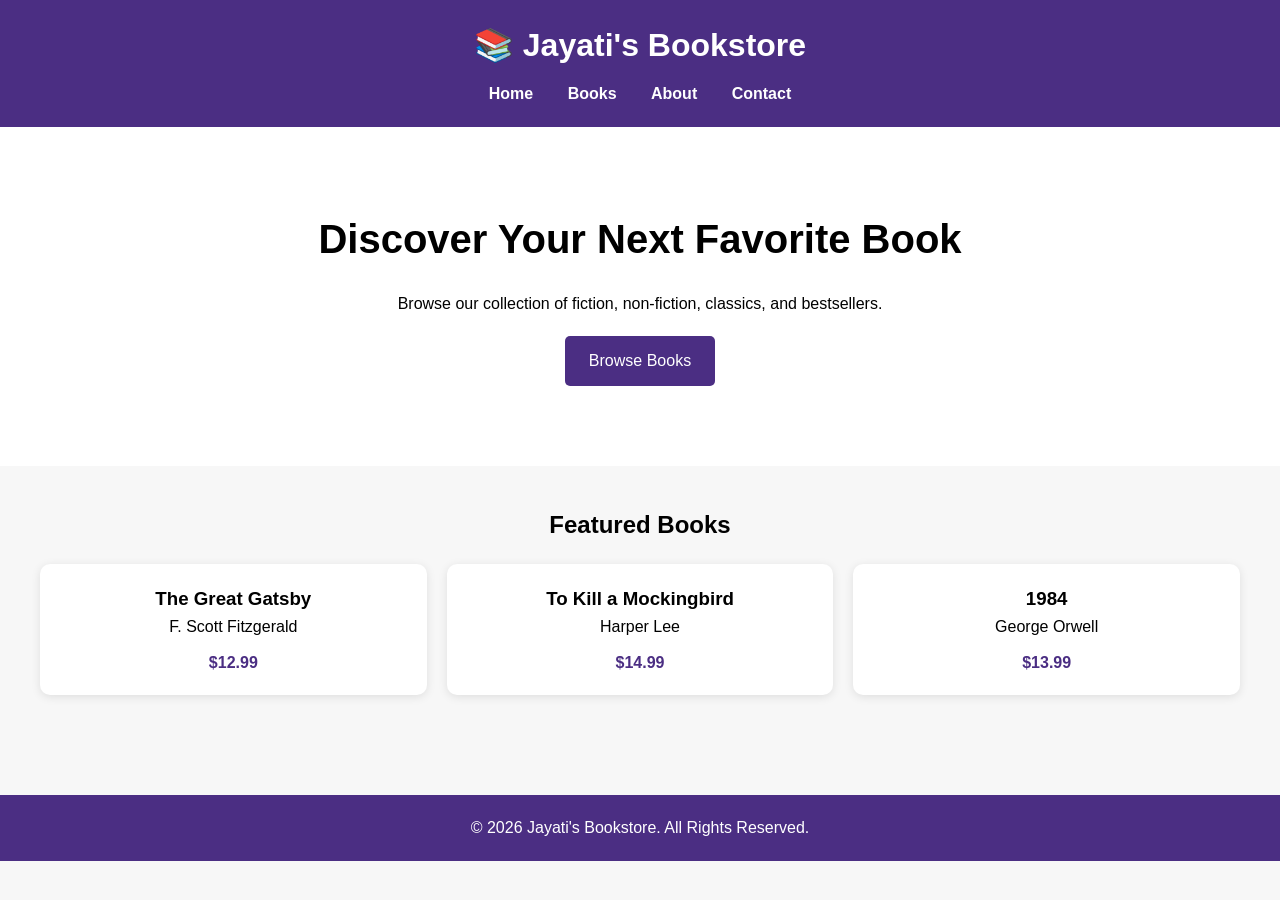
<file: index.html>
<!DOCTYPE html>
<html lang="en">
<head>
    <!-- Google tag (gtag.js) -->
    <script async src="https://www.googletagmanager.com/gtag/js?id=G-XY8CDKP42L"></script>
    <script>
    window.dataLayer = window.dataLayer || [];
    function gtag(){dataLayer.push(arguments);}
    gtag('js', new Date());

    gtag('config', 'G-XY8CDKP42L');
    </script>

    <meta charset="UTF-8">
    <meta name="viewport" content="width=device-width, initial-scale=1.0">
    <title>Jayati's Bookstore</title>
    <link rel="icon" href="favicon.ico" type="image/x-icon">
    <link rel="stylesheet" href="style.css">
</head>
<body>

<header>
    <h1>📚 Jayati's Bookstore</h1>
    <nav>
        <a href="index.html">Home</a>
        <a href="books.html">Books</a>
        <a href="about.html">About</a>
        <a href="contact.html">Contact</a>
    </nav>
</header>

<section class="hero">
    <h2>Discover Your Next Favorite Book</h2>
    <p>Browse our collection of fiction, non-fiction, classics, and bestsellers.</p>
    <a href="books.html" class="btn">Browse Books</a>
</section>

<section class="featured">
    <h2>Featured Books</h2>

    <div class="book-grid">
        <div class="book-card">
            <h3>The Great Gatsby</h3>
            <p>F. Scott Fitzgerald</p>
            <span>$12.99</span>
        </div>

        <div class="book-card">
            <h3>To Kill a Mockingbird</h3>
            <p>Harper Lee</p>
            <span>$14.99</span>
        </div>

        <div class="book-card">
            <h3>1984</h3>
            <p>George Orwell</p>
            <span>$13.99</span>
        </div>
    </div>
</section>

<footer>
    <p>&copy; 2026 Jayati's Bookstore. All Rights Reserved.</p>
</footer>

<script src="script.js"></script>
</body>
</html>
</file>
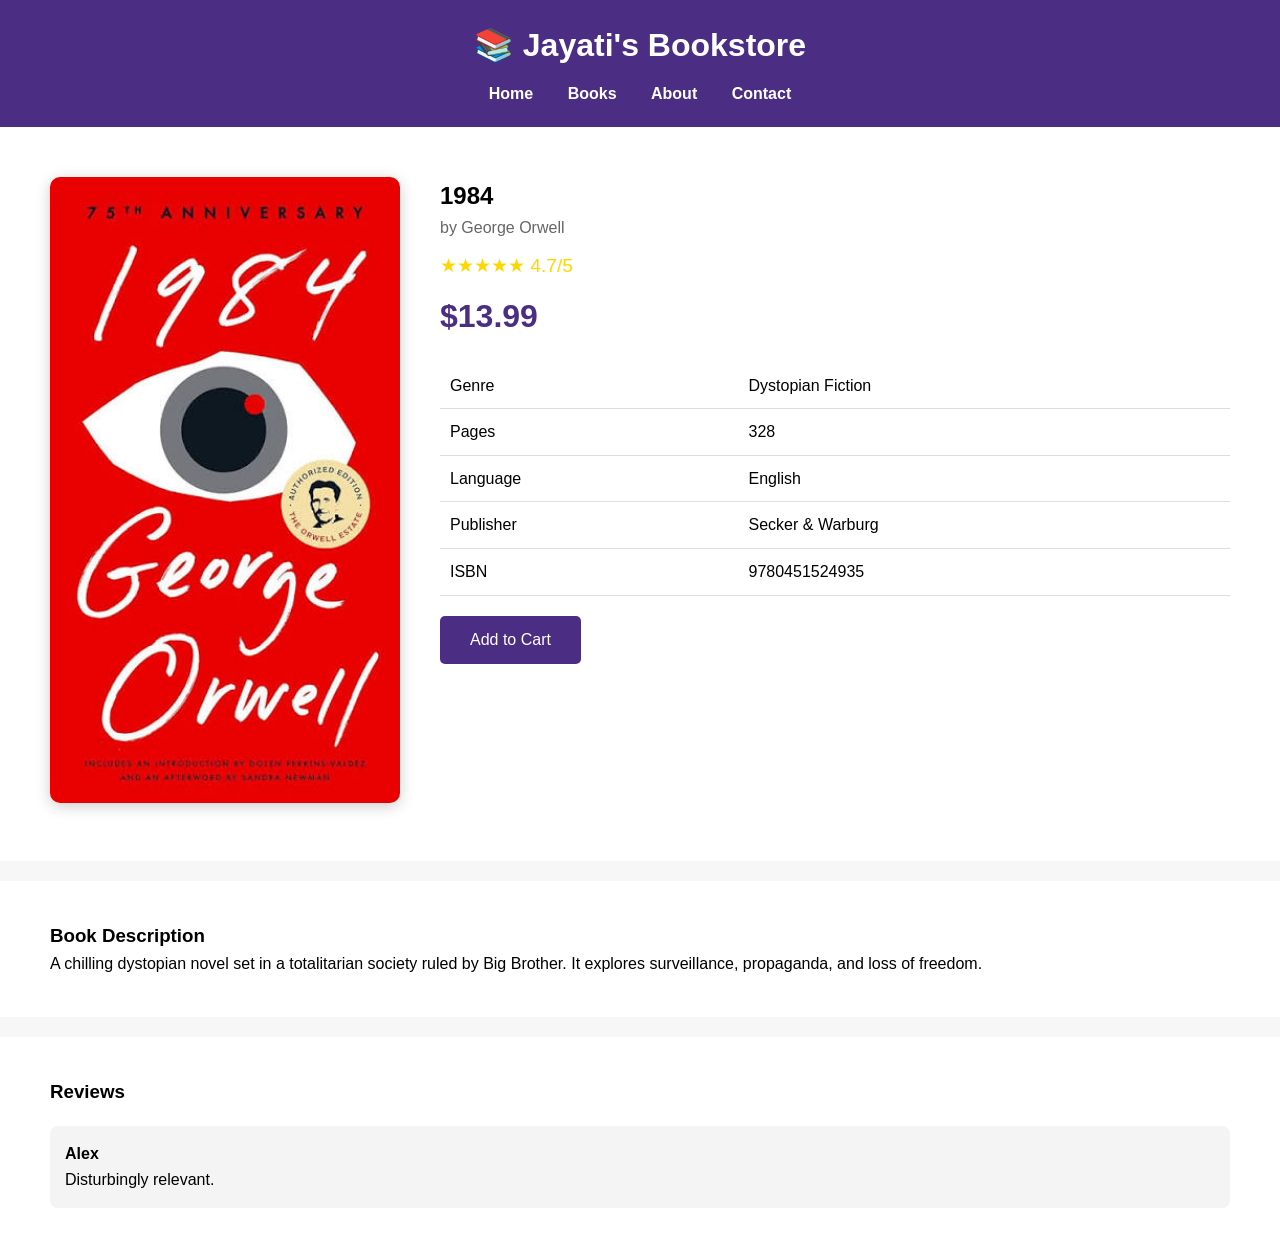
<file: 1984.html>
<!DOCTYPE html>
<html lang="en">
<head>
    <!-- Google tag (gtag.js) -->
    <script async src="https://www.googletagmanager.com/gtag/js?id=G-XY8CDKP42L"></script>
    <script>
    window.dataLayer = window.dataLayer || [];
    function gtag(){dataLayer.push(arguments);}
    gtag('js', new Date());

    gtag('config', 'G-XY8CDKP42L');
    </script>

    <meta charset="UTF-8">
    <meta name="viewport" content="width=device-width, initial-scale=1.0">
    <title>1984 | Jayati's Bookstore</title>
    <link rel="stylesheet" href="style.css">
</head>
<body>

<header>
    <h1>📚 Jayati's Bookstore</h1>
    <nav>
        <a href="index.html">Home</a>
        <a href="books.html">Books</a>
        <a href="about.html">About</a>
        <a href="contact.html">Contact</a>
    </nav>
</header>

<main class="book-detail">

    <div class="book-cover">
        <img src="images/1984.jpg" alt="1984">
    </div>

    <div class="book-info">
        <h2>1984</h2>
        <p class="author">by George Orwell</p>

        <div class="rating">★★★★★ 4.7/5</div>
        <p class="price">$13.99</p>

        <table class="book-meta">
            <tr><td>Genre</td><td>Dystopian Fiction</td></tr>
            <tr><td>Pages</td><td>328</td></tr>
            <tr><td>Language</td><td>English</td></tr>
            <tr><td>Publisher</td><td>Secker & Warburg</td></tr>
            <tr><td>ISBN</td><td>9780451524935</td></tr>
        </table>

        <button class="buy-btn">Add to Cart</button>
    </div>

</main>

<section class="description">
    <h3>Book Description</h3>
    <p>
        A chilling dystopian novel set in a totalitarian society ruled by Big Brother.
        It explores surveillance, propaganda, and loss of freedom.
    </p>
</section>

<section class="reviews">
    <h3>Reviews</h3>
    <div class="review"><strong>Alex</strong><p>Disturbingly relevant.</p></div>
</section>

</body>
</html>
</file>
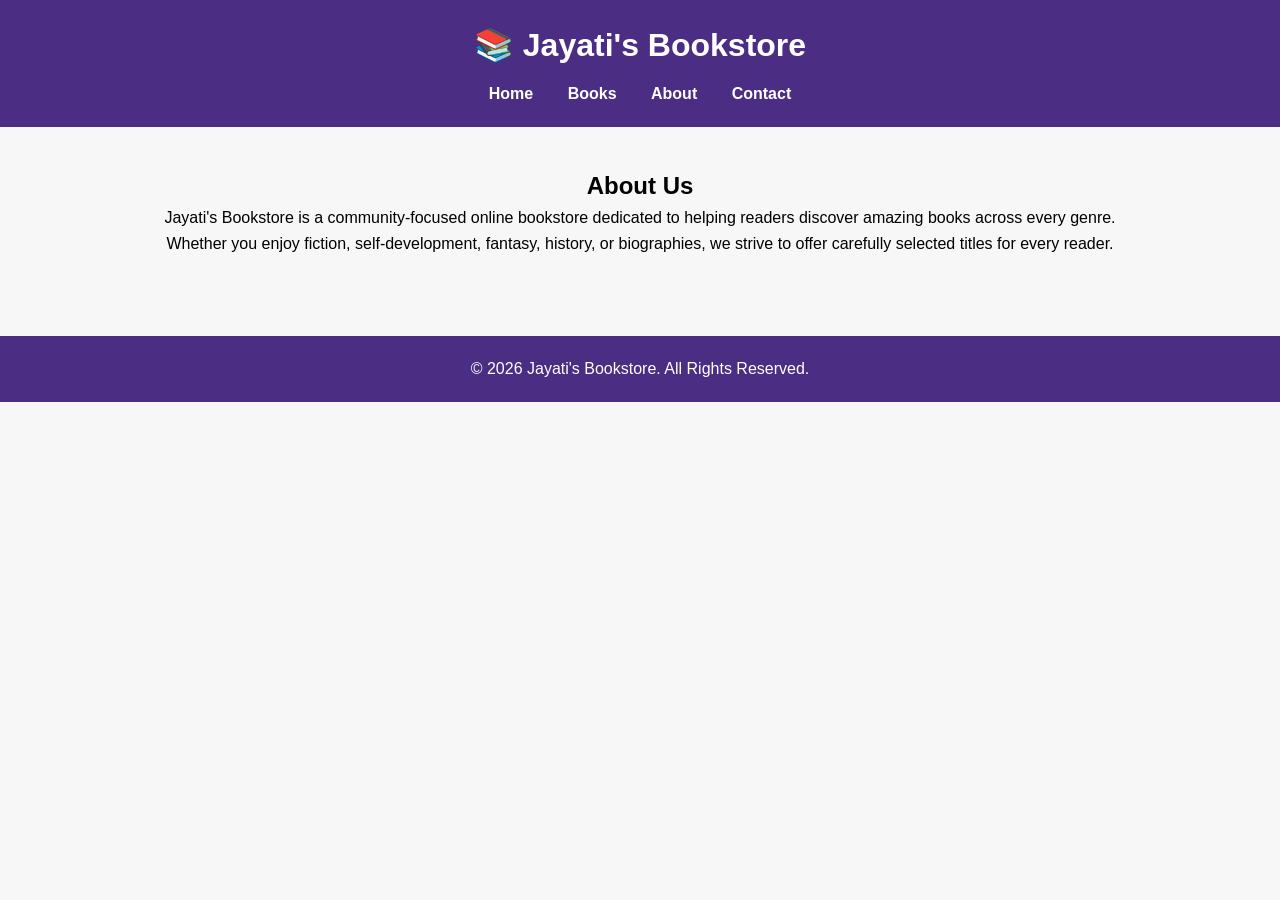
<file: about.html>
<!DOCTYPE html>
<html lang="en">
<head>

    <!-- Google tag (gtag.js) -->
    <script async src="https://www.googletagmanager.com/gtag/js?id=G-XY8CDKP42L"></script>
    <script>
    window.dataLayer = window.dataLayer || [];
    function gtag(){dataLayer.push(arguments);}
    gtag('js', new Date());

    gtag('config', 'G-XY8CDKP42L');
    </script>

    <meta charset="UTF-8">
    <meta name="viewport" content="width=device-width, initial-scale=1.0">
    <title>About - Jayati's Bookstore</title>
    <link rel="stylesheet" href="style.css">
</head>
<body>

<header>
    <h1>📚 Jayati's Bookstore</h1>
    <nav>
        <a href="index.html">Home</a>
        <a href="books.html">Books</a>
        <a href="about.html">About</a>
        <a href="contact.html">Contact</a>
    </nav>
</header>

<section class="content">
    <h2>About Us</h2>

    <p>
        Jayati's Bookstore is a community-focused online bookstore dedicated
        to helping readers discover amazing books across every genre.
    </p>

    <p>
        Whether you enjoy fiction, self-development, fantasy, history,
        or biographies, we strive to offer carefully selected titles
        for every reader.
    </p>
</section>

<footer>
    <p>&copy; 2026 Jayati's Bookstore. All Rights Reserved.</p>
</footer>

</body>
</html>
</file>
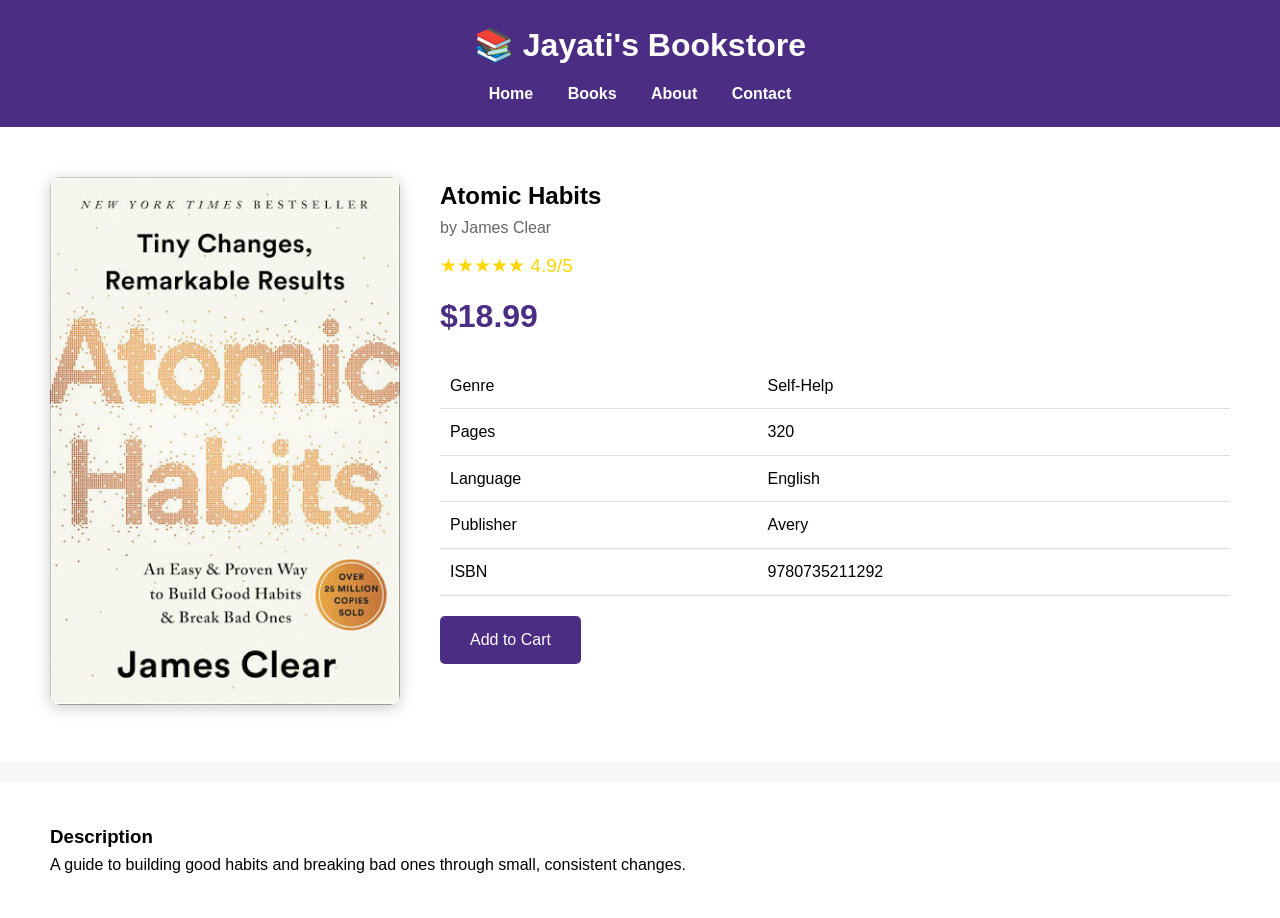
<file: atomic-habits.html>
<!DOCTYPE html>
<html lang="en">
<head>
    <!-- Google tag (gtag.js) -->
    <script async src="https://www.googletagmanager.com/gtag/js?id=G-XY8CDKP42L"></script>
    <script>
    window.dataLayer = window.dataLayer || [];
    function gtag(){dataLayer.push(arguments);}
    gtag('js', new Date());

    gtag('config', 'G-XY8CDKP42L');
    </script>

    <meta charset="UTF-8">
    <meta name="viewport" content="width=device-width, initial-scale=1.0">
    <title>Atomic Habits | Jayati's Bookstore</title>
    <link rel="stylesheet" href="style.css">
</head>
<body>

<header>
    <h1>📚 Jayati's Bookstore</h1>
    <nav>
        <a href="index.html">Home</a>
        <a href="books.html">Books</a>
        <a href="about.html">About</a>
        <a href="contact.html">Contact</a>
    </nav>
</header>

<main class="book-detail">

    <div class="book-cover">
        <img src="images/atomic.jpg" alt="Atomic Habits">
    </div>

    <div class="book-info">
        <h2>Atomic Habits</h2>
        <p class="author">by James Clear</p>

        <div class="rating">★★★★★ 4.9/5</div>
        <p class="price">$18.99</p>

        <table class="book-meta">
            <tr><td>Genre</td><td>Self-Help</td></tr>
            <tr><td>Pages</td><td>320</td></tr>
            <tr><td>Language</td><td>English</td></tr>
            <tr><td>Publisher</td><td>Avery</td></tr>
            <tr><td>ISBN</td><td>9780735211292</td></tr>
        </table>

        <button class="buy-btn">Add to Cart</button>
    </div>

</main>

<section class="description">
    <h3>Description</h3>
    <p>
        A guide to building good habits and breaking bad ones through small, consistent changes.
    </p>
</section>

</body>
</html>
</file>
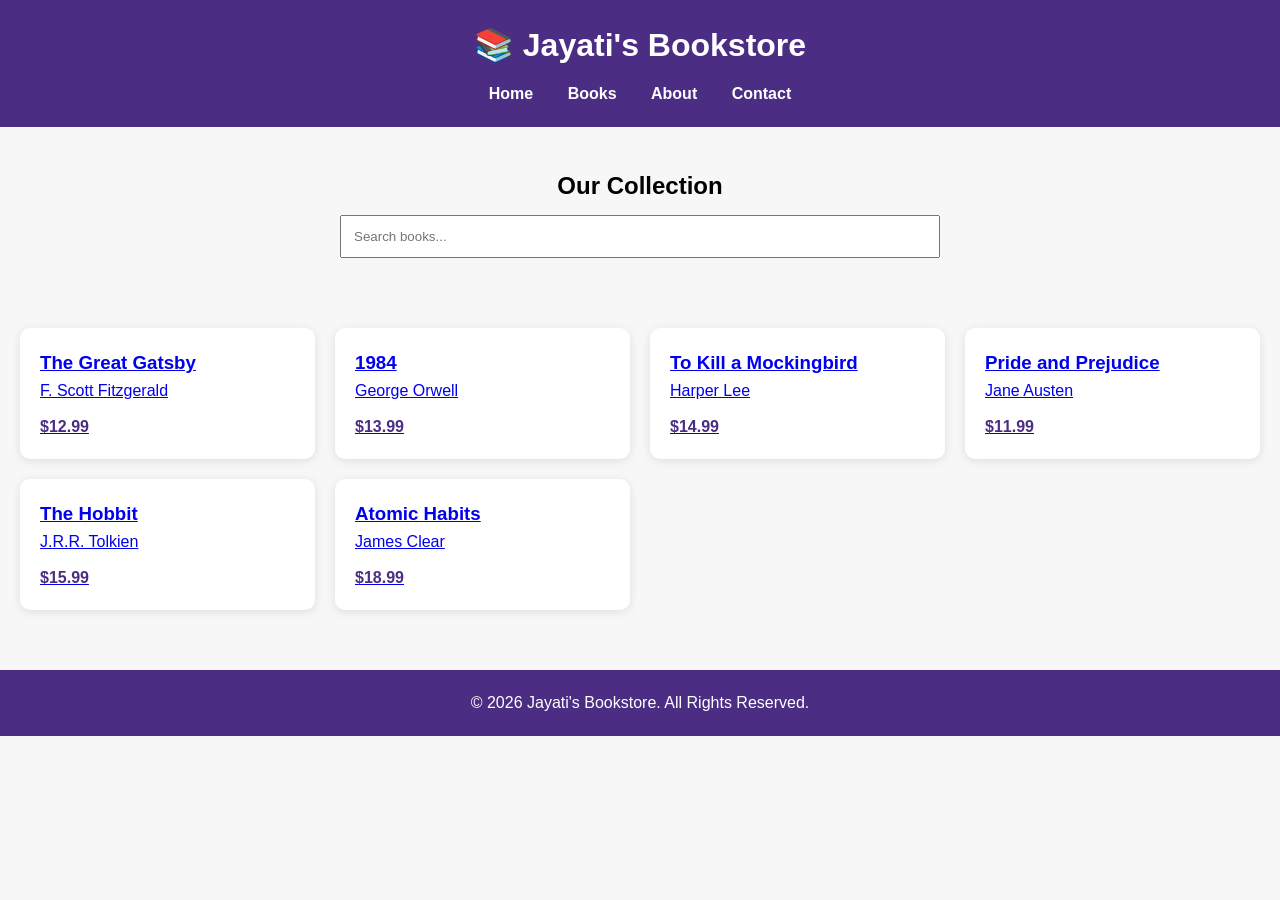
<file: books.html>
<!DOCTYPE html>
<html lang="en">
<head>
    <meta charset="UTF-8">
    <meta name="viewport" content="width=device-width, initial-scale=1.0">
    <title>Books - Jayati's Bookstore</title>
    <link rel="stylesheet" href="style.css">
</head>
<body>

<header>
    <h1>📚 Jayati's Bookstore</h1>
    <nav>
        <a href="index.html">Home</a>
        <a href="books.html">Books</a>
        <a href="about.html">About</a>
        <a href="contact.html">Contact</a>
    </nav>
</header>

<section class="page-header">
    <h2>Our Collection</h2>

    <input
        type="text"
        id="searchInput"
        placeholder="Search books..."
    >
</section>

<div class="book-grid" id="bookContainer">

    <div class="book-card">
        <a href="great-gatsby.html">
            <h3>The Great Gatsby</h3>
            <p>F. Scott Fitzgerald</p>
            <span>$12.99</span>
        </a>
    </div>

    <div class="book-card">
        <a href="1984.html">
            <h3>1984</h3>
            <p>George Orwell</p>
            <span>$13.99</span>
        </a>
    </div>

    <div class="book-card">
        <a href="to-kill-a-mockingbird.html">
            <h3>To Kill a Mockingbird</h3>
            <p>Harper Lee</p>
            <span>$14.99</span>
        </a>
    </div>

    <div class="book-card">
        <a href="pride-and-prejudice.html">
            <h3>Pride and Prejudice</h3>
            <p>Jane Austen</p>
            <span>$11.99</span>
        </a>
    </div>

    <div class="book-card">
        <a href="the-hobbit.html">
            <h3>The Hobbit</h3>
            <p>J.R.R. Tolkien</p>
            <span>$15.99</span>
        </a>
    </div>

    <div class="book-card">
        <a href="atomic-habits.html">
            <h3>Atomic Habits</h3>
            <p>James Clear</p>
            <span>$18.99</span>
        </a>
    </div>

</div>

<footer>
    <p>&copy; 2026 Jayati's Bookstore. All Rights Reserved.</p>
</footer>

<script src="script.js"></script>
</body>
</html>
</file>
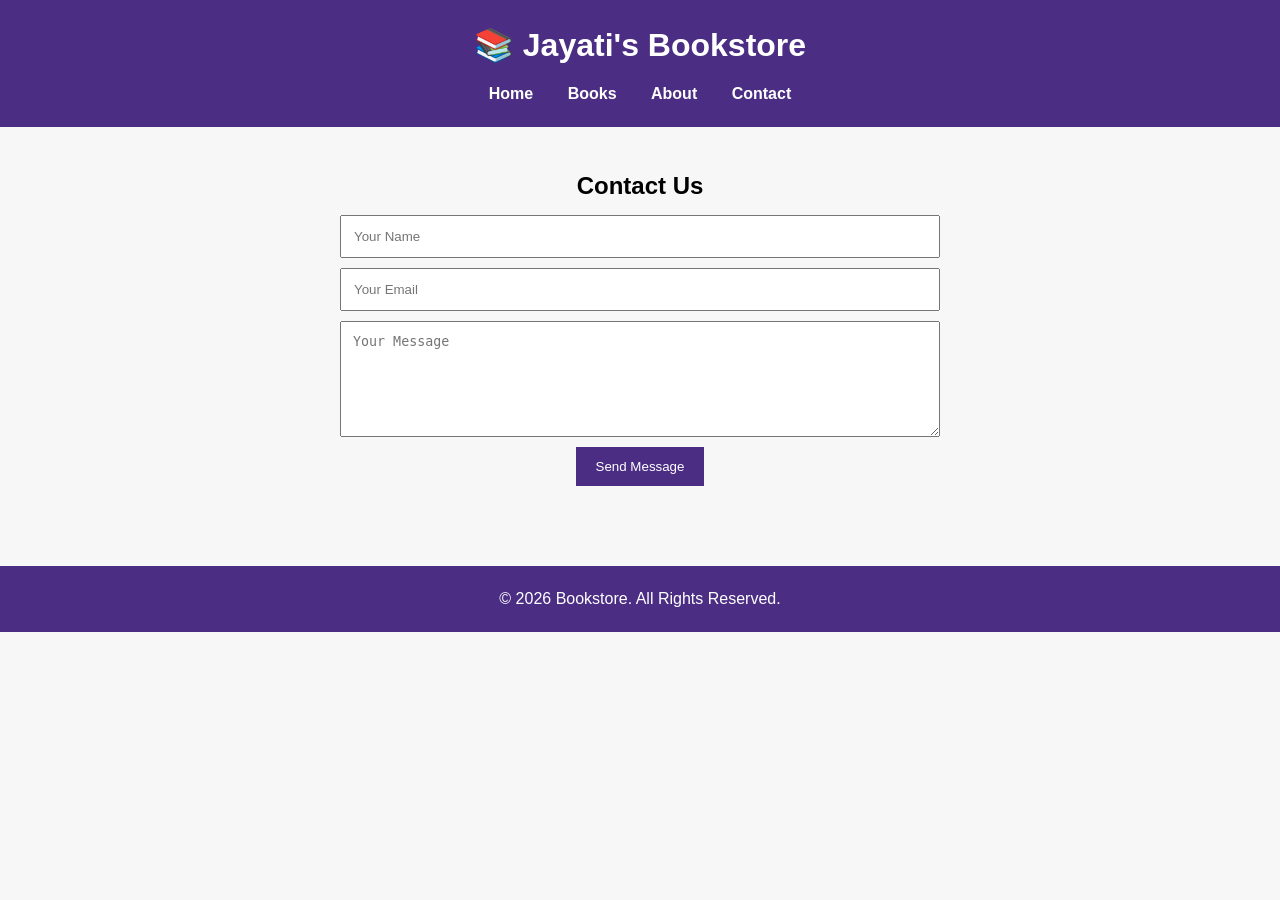
<file: contact.html>
<!DOCTYPE html>
<html lang="en">
<head>
    <meta charset="UTF-8">
    <meta name="viewport" content="width=device-width, initial-scale=1.0">
    <title>Contact - Jayati's Bookstore</title>
    <link rel="stylesheet" href="style.css">
</head>
<body>

<header>
    <h1>📚 Jayati's Bookstore</h1>
    <nav>
        <a href="index.html">Home</a>
        <a href="books.html">Books</a>
        <a href="about.html">About</a>
        <a href="contact.html">Contact</a>
    </nav>
</header>

<section class="content">
    <h2>Contact Us</h2>

    <form id="contactForm">
        <input type="text" placeholder="Your Name" required>

        <input type="email" placeholder="Your Email" required>

        <textarea placeholder="Your Message" rows="6" required></textarea>

        <button type="submit">Send Message</button>
    </form>

    <p id="successMessage"></p>
</section>

<footer>
    <p>&copy; 2026  Bookstore. All Rights Reserved.</p>
</footer>

<script src="script.js"></script>
</body>
</html>
</file>
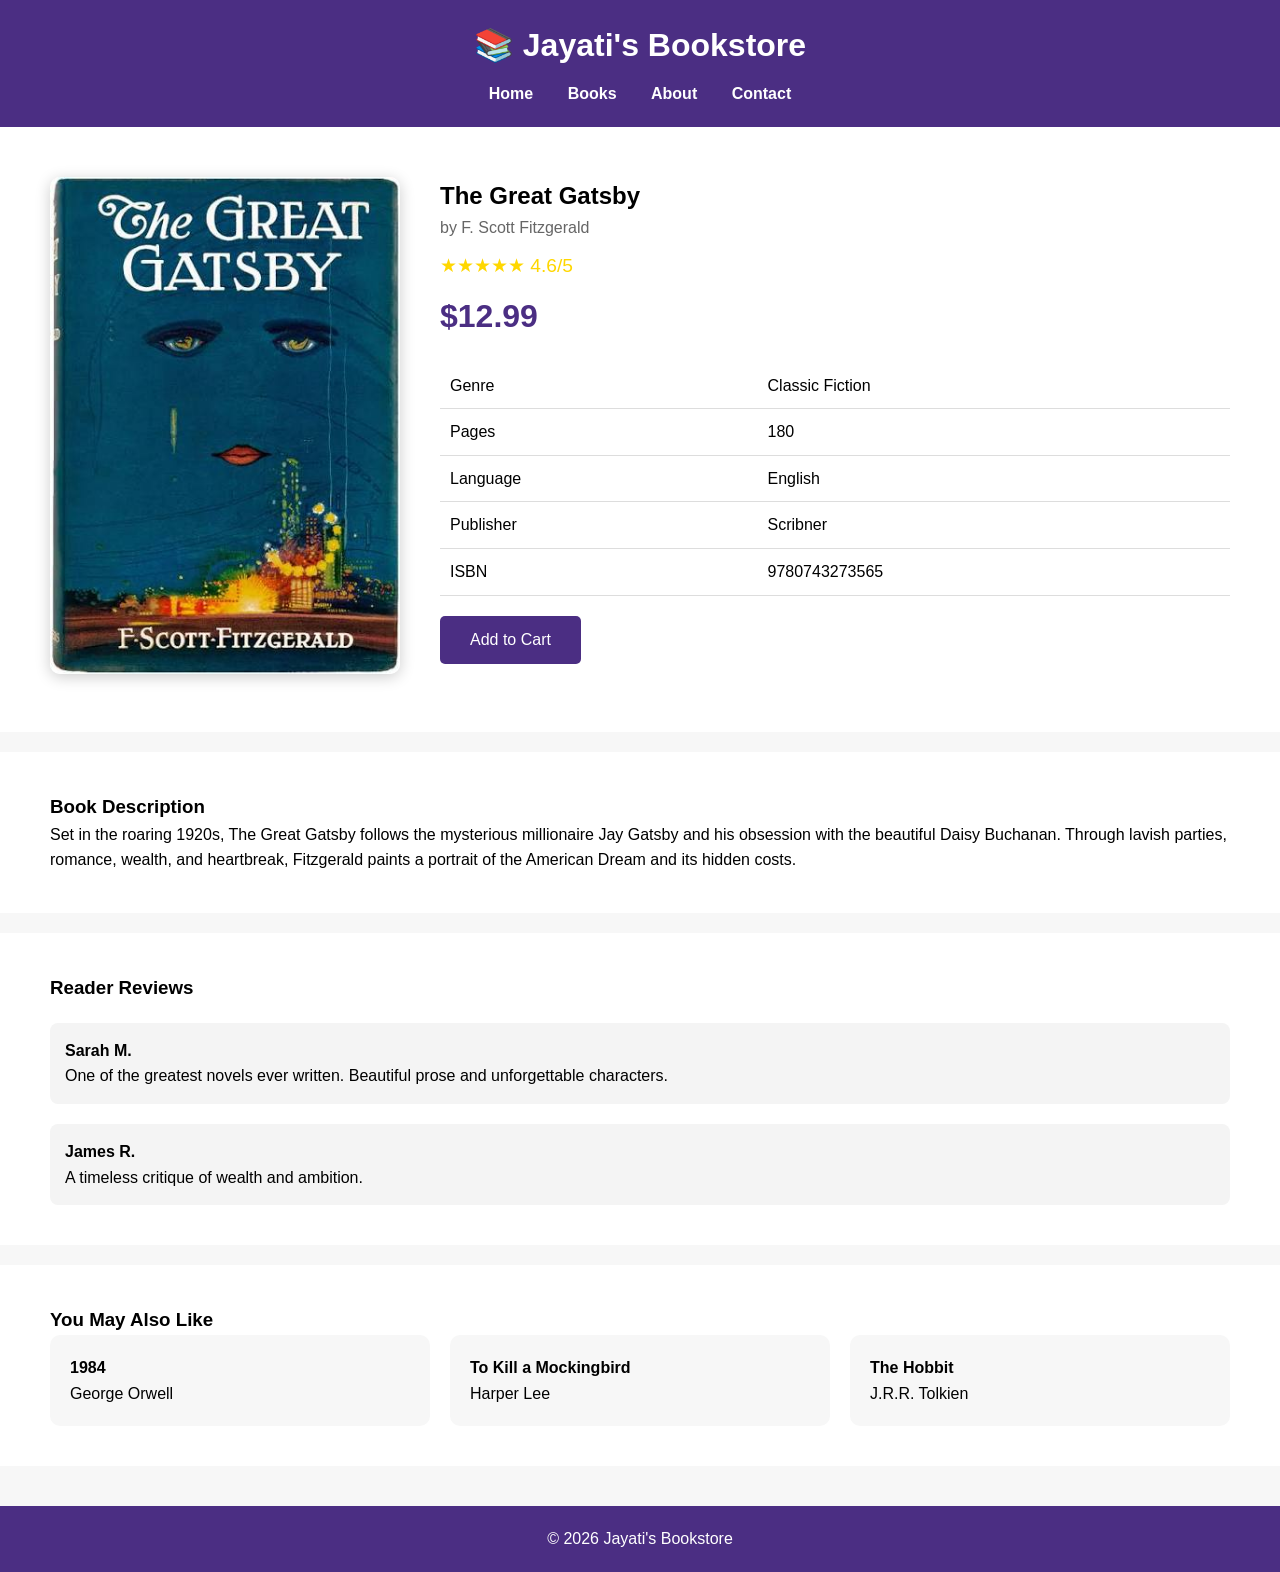
<file: great-gatsby.html>
<!DOCTYPE html>
<html lang="en">
<head>
    <meta charset="UTF-8">
    <meta name="viewport" content="width=device-width, initial-scale=1.0">
    <title>The Great Gatsby | Jayati's Bookstore</title>
    <link rel="stylesheet" href="style.css">
</head>
<body>

<header>
    <h1>📚 Jayati's Bookstore</h1>
    <nav>
        <a href="index.html">Home</a>
        <a href="books.html">Books</a>
        <a href="about.html">About</a>
        <a href="contact.html">Contact</a>
    </nav>
</header>

<main class="book-detail">

    <div class="book-cover">
        <img src="images/gatsby.jpg"
             alt="The Great Gatsby">
    </div>

    <div class="book-info">
        <h2>The Great Gatsby</h2>

        <p class="author">by F. Scott Fitzgerald</p>

        <div class="rating">
            ★★★★★ 4.6/5
        </div>

        <p class="price">$12.99</p>

        <table class="book-meta">
            <tr>
                <td>Genre</td>
                <td>Classic Fiction</td>
            </tr>

            <tr>
                <td>Pages</td>
                <td>180</td>
            </tr>

            <tr>
                <td>Language</td>
                <td>English</td>
            </tr>

            <tr>
                <td>Publisher</td>
                <td>Scribner</td>
            </tr>

            <tr>
                <td>ISBN</td>
                <td>9780743273565</td>
            </tr>
        </table>

        <button class="buy-btn">
            Add to Cart
        </button>
    </div>

</main>

<section class="description">

    <h3>Book Description</h3>

    <p>
        Set in the roaring 1920s, The Great Gatsby follows
        the mysterious millionaire Jay Gatsby and his
        obsession with the beautiful Daisy Buchanan.

        Through lavish parties, romance, wealth,
        and heartbreak, Fitzgerald paints a portrait
        of the American Dream and its hidden costs.
    </p>

</section>

<section class="reviews">

    <h3>Reader Reviews</h3>

    <div class="review">
        <strong>Sarah M.</strong>
        <p>
            One of the greatest novels ever written.
            Beautiful prose and unforgettable characters.
        </p>
    </div>

    <div class="review">
        <strong>James R.</strong>
        <p>
            A timeless critique of wealth and ambition.
        </p>
    </div>

</section>

<section class="related-books">

    <h3>You May Also Like</h3>

    <div class="related-grid">

        <a href="1984.html" class="related-card">
            <h4>1984</h4>
            <p>George Orwell</p>
        </a>

        <a href="mockingbird.html" class="related-card">
            <h4>To Kill a Mockingbird</h4>
            <p>Harper Lee</p>
        </a>

        <a href="hobbit.html" class="related-card">
            <h4>The Hobbit</h4>
            <p>J.R.R. Tolkien</p>
        </a>

    </div>

</section>

<footer>
    <p>© 2026 Jayati's Bookstore</p>
</footer>

</body>
</html>
</file>
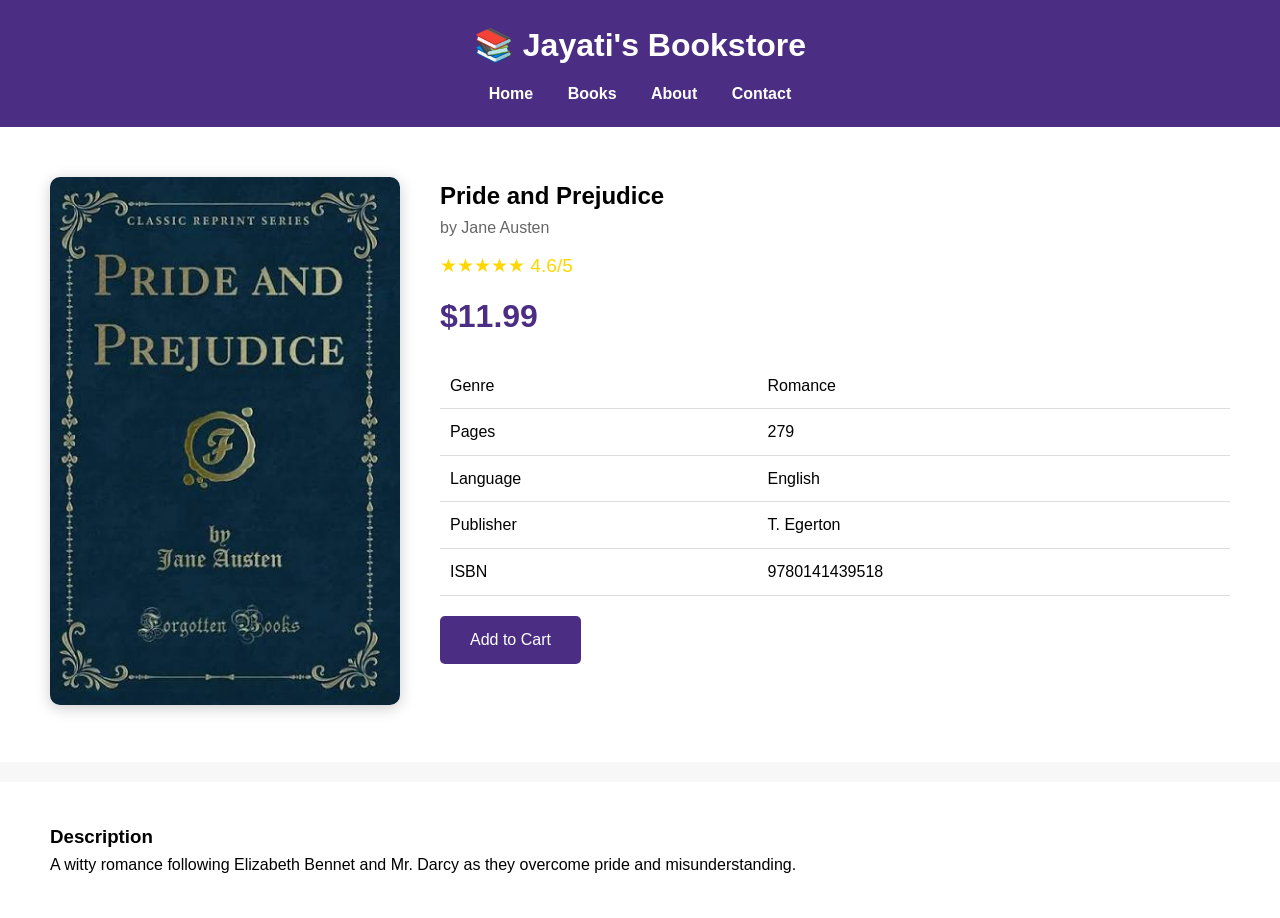
<file: pride-and-prejudice.html>
<!DOCTYPE html>
<html lang="en">
<head>

    <!-- Google tag (gtag.js) -->
    <script async src="https://www.googletagmanager.com/gtag/js?id=G-XY8CDKP42L"></script>
    <script>
    window.dataLayer = window.dataLayer || [];
    function gtag(){dataLayer.push(arguments);}
    gtag('js', new Date());

    gtag('config', 'G-XY8CDKP42L');
    </script>

    <meta charset="UTF-8">
    <meta name="viewport" content="width=device-width, initial-scale=1.0">
    <title>Pride and Prejudice | Jayati's Bookstore</title>
    <link rel="stylesheet" href="style.css">
</head>
<body>

<header>
    <h1>📚 Jayati's Bookstore</h1>
    <nav>
        <a href="index.html">Home</a>
        <a href="books.html">Books</a>
        <a href="about.html">About</a>
        <a href="contact.html">Contact</a>
    </nav>
</header>

<main class="book-detail">

    <div class="book-cover">
        <img src="images/pride.jpg" alt="Pride and Prejudice">
    </div>

    <div class="book-info">
        <h2>Pride and Prejudice</h2>
        <p class="author">by Jane Austen</p>

        <div class="rating">★★★★★ 4.6/5</div>
        <p class="price">$11.99</p>

        <table class="book-meta">
            <tr><td>Genre</td><td>Romance</td></tr>
            <tr><td>Pages</td><td>279</td></tr>
            <tr><td>Language</td><td>English</td></tr>
            <tr><td>Publisher</td><td>T. Egerton</td></tr>
            <tr><td>ISBN</td><td>9780141439518</td></tr>
        </table>

        <button class="buy-btn">Add to Cart</button>
    </div>

</main>

<section class="description">
    <h3>Description</h3>
    <p>
        A witty romance following Elizabeth Bennet and Mr. Darcy as they overcome pride and misunderstanding.
    </p>
</section>

</body>
</html>
</file>
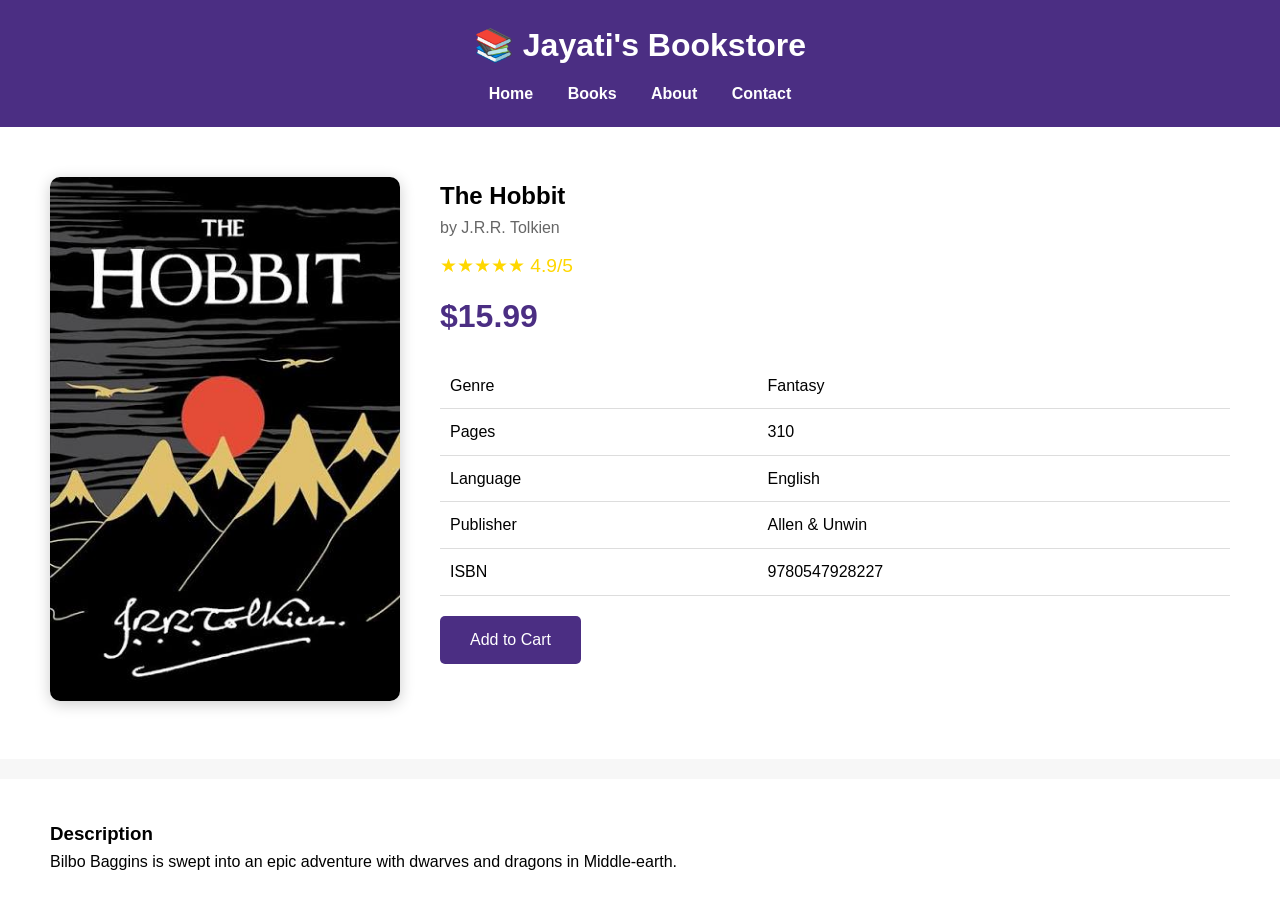
<file: the-hobbit.html>
<!DOCTYPE html>
<html lang="en">
<head>
    <!-- Google tag (gtag.js) -->
    <script async src="https://www.googletagmanager.com/gtag/js?id=G-XY8CDKP42L"></script>
    <script>
    window.dataLayer = window.dataLayer || [];
    function gtag(){dataLayer.push(arguments);}
    gtag('js', new Date());

    gtag('config', 'G-XY8CDKP42L');
    </script>

    <meta charset="UTF-8">
    <meta name="viewport" content="width=device-width, initial-scale=1.0">
    <title>The Hobbit | Jayati's Bookstore</title>
    <link rel="stylesheet" href="style.css">
</head>
<body>

<header>
    <h1>📚 Jayati's Bookstore</h1>
    <nav>
        <a href="index.html">Home</a>
        <a href="books.html">Books</a>
        <a href="about.html">About</a>
        <a href="contact.html">Contact</a>
    </nav>
</header>

<main class="book-detail">

    <div class="book-cover">
        <img src="images/hobbit.jpg" alt="The Hobbit">
    </div>

    <div class="book-info">
        <h2>The Hobbit</h2>
        <p class="author">by J.R.R. Tolkien</p>

        <div class="rating">★★★★★ 4.9/5</div>
        <p class="price">$15.99</p>

        <table class="book-meta">
            <tr><td>Genre</td><td>Fantasy</td></tr>
            <tr><td>Pages</td><td>310</td></tr>
            <tr><td>Language</td><td>English</td></tr>
            <tr><td>Publisher</td><td>Allen & Unwin</td></tr>
            <tr><td>ISBN</td><td>9780547928227</td></tr>
        </table>

        <button class="buy-btn">Add to Cart</button>
    </div>

</main>

<section class="description">
    <h3>Description</h3>
    <p>
        Bilbo Baggins is swept into an epic adventure with dwarves and dragons in Middle-earth.
    </p>
</section>

</body>
</html>
</file>
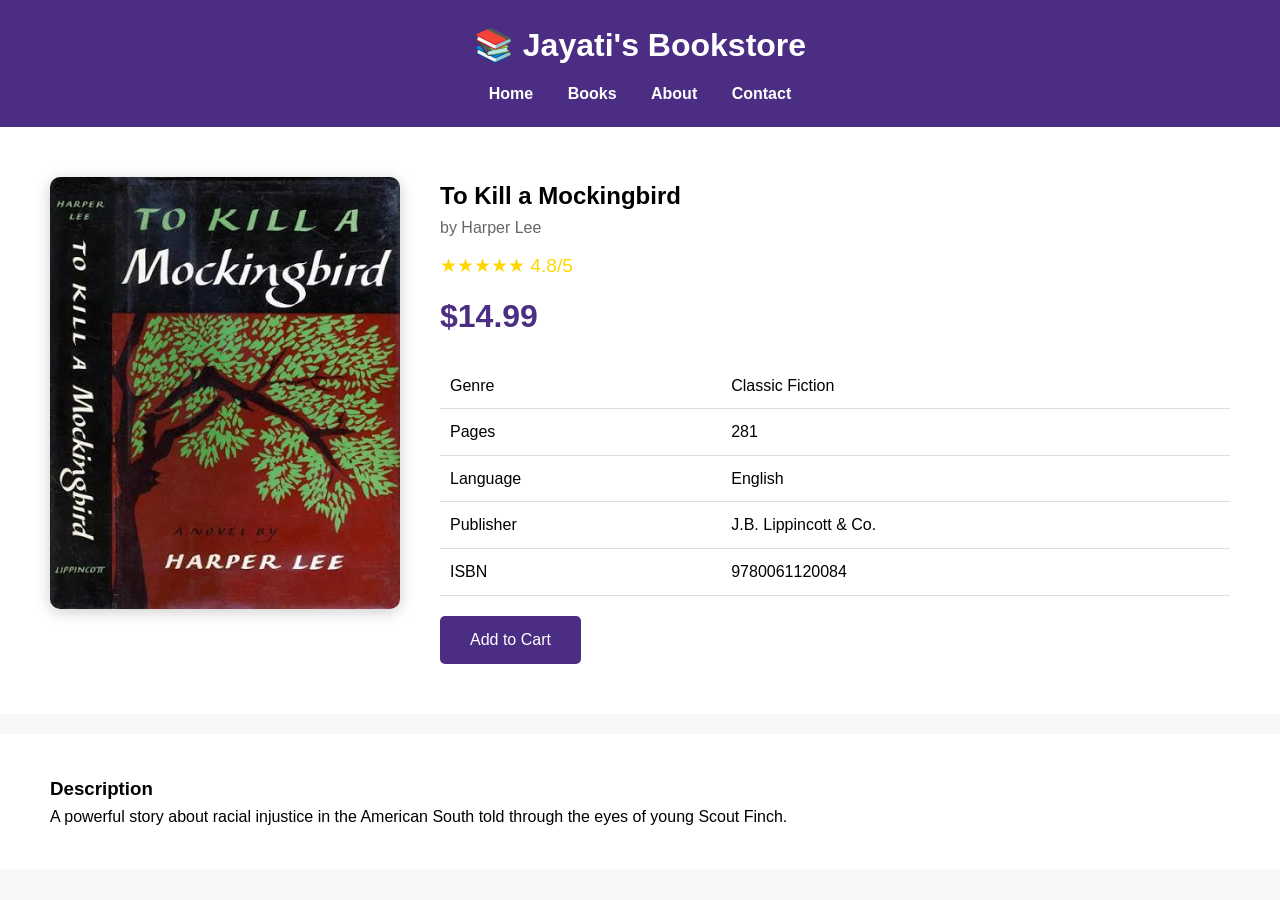
<file: to-kill-a-mockingbird.html>
<!DOCTYPE html>
<html lang="en">
<head>
    
    <!-- Google tag (gtag.js) -->
    <script async src="https://www.googletagmanager.com/gtag/js?id=G-XY8CDKP42L"></script>
    <script>
    window.dataLayer = window.dataLayer || [];
    function gtag(){dataLayer.push(arguments);}
    gtag('js', new Date());

    gtag('config', 'G-XY8CDKP42L');
    </script>

    <meta charset="UTF-8">
    <meta name="viewport" content="width=device-width, initial-scale=1.0">
    <title>To Kill a Mockingbird | Jayati's Bookstore</title>
    <link rel="stylesheet" href="style.css">
</head>
<body>

<header>
    <h1>📚 Jayati's Bookstore</h1>
    <nav>
        <a href="index.html">Home</a>
        <a href="books.html">Books</a>
        <a href="about.html">About</a>
        <a href="contact.html">Contact</a>
    </nav>
</header>

<main class="book-detail">

    <div class="book-cover">
        <img src="images/mockingbird.jpg" alt="To Kill a Mockingbird">
    </div>

    <div class="book-info">
        <h2>To Kill a Mockingbird</h2>
        <p class="author">by Harper Lee</p>

        <div class="rating">★★★★★ 4.8/5</div>
        <p class="price">$14.99</p>

        <table class="book-meta">
            <tr><td>Genre</td><td>Classic Fiction</td></tr>
            <tr><td>Pages</td><td>281</td></tr>
            <tr><td>Language</td><td>English</td></tr>
            <tr><td>Publisher</td><td>J.B. Lippincott & Co.</td></tr>
            <tr><td>ISBN</td><td>9780061120084</td></tr>
        </table>

        <button class="buy-btn">Add to Cart</button>
    </div>

</main>

<section class="description">
    <h3>Description</h3>
    <p>
        A powerful story about racial injustice in the American South told through the eyes of young Scout Finch.
    </p>
</section>

</body>
</html>
</file>
<file: style.css>
* {
    margin: 0;
    padding: 0;
    box-sizing: border-box;
}

body {
    font-family: Arial, sans-serif;
    line-height: 1.6;
    background: #f7f7f7;
}

header {
    background: #4b2e83;
    color: white;
    padding: 20px;
}

header h1 {
    text-align: center;
    margin-bottom: 10px;
}

nav {
    text-align: center;
}

nav a {
    color: white;
    text-decoration: none;
    margin: 0 15px;
    font-weight: bold;
}

.hero {
    text-align: center;
    padding: 80px 20px;
    background: white;
}

.hero h2 {
    font-size: 2.5rem;
    margin-bottom: 20px;
}

.hero p {
    margin-bottom: 20px;
}

.btn {
    display: inline-block;
    background: #4b2e83;
    color: white;
    padding: 12px 24px;
    border-radius: 5px;
    text-decoration: none;
}

.featured,
.content,
.page-header {
    padding: 40px 20px;
    text-align: center;
}

.book-grid {
    display: grid;
    grid-template-columns: repeat(auto-fit, minmax(250px, 1fr));
    gap: 20px;
    padding: 20px;
}

.book-card {
    background: white;
    padding: 20px;
    border-radius: 10px;
    transition: 0.3s;
    box-shadow: 0 2px 10px rgba(0,0,0,.1);
}

.book-card:hover {
    transform: translateY(-5px);
}

.book-card span {
    display: block;
    margin-top: 10px;
    color: #4b2e83;
    font-weight: bold;
}

input,
textarea {
    width: 100%;
    max-width: 600px;
    padding: 12px;
    margin: 10px auto;
    display: block;
}

button {
    background: #4b2e83;
    color: white;
    border: none;
    padding: 12px 20px;
    cursor: pointer;
}

footer {
    text-align: center;
    padding: 20px;
    background: #4b2e83;
    color: white;
    margin-top: 40px;
}

.book-detail {
    display: flex;
    flex-wrap: wrap;
    gap: 40px;
    padding: 50px;
    background: white;
}

.book-cover img {
    width: 350px;
    border-radius: 10px;
    box-shadow: 0 3px 15px rgba(0,0,0,.2);
}

.book-info {
    flex: 1;
    min-width: 300px;
}

.author {
    color: #666;
    margin-bottom: 10px;
}

.rating {
    color: gold;
    font-size: 1.2rem;
    margin: 10px 0;
}

.price {
    font-size: 2rem;
    color: #4b2e83;
    font-weight: bold;
    margin-bottom: 20px;
}

.book-meta {
    border-collapse: collapse;
    width: 100%;
    margin: 20px 0;
}

.book-meta td {
    border-bottom: 1px solid #ddd;
    padding: 10px;
}

.buy-btn {
    background: #4b2e83;
    color: white;
    padding: 15px 30px;
    border: none;
    border-radius: 5px;
    font-size: 1rem;
}

.description,
.reviews,
.related-books {
    background: white;
    padding: 40px 50px;
    margin-top: 20px;
}

.review {
    margin-top: 20px;
    padding: 15px;
    background: #f4f4f4;
    border-radius: 8px;
}

.related-grid {
    display: grid;
    grid-template-columns: repeat(auto-fit,minmax(220px,1fr));
    gap: 20px;
}

.related-card {
    text-decoration: none;
    color: black;
    background: #f7f7f7;
    padding: 20px;
    border-radius: 10px;
    transition: .3s;
}

.related-card:hover {
    transform: translateY(-4px);
}
</file>
